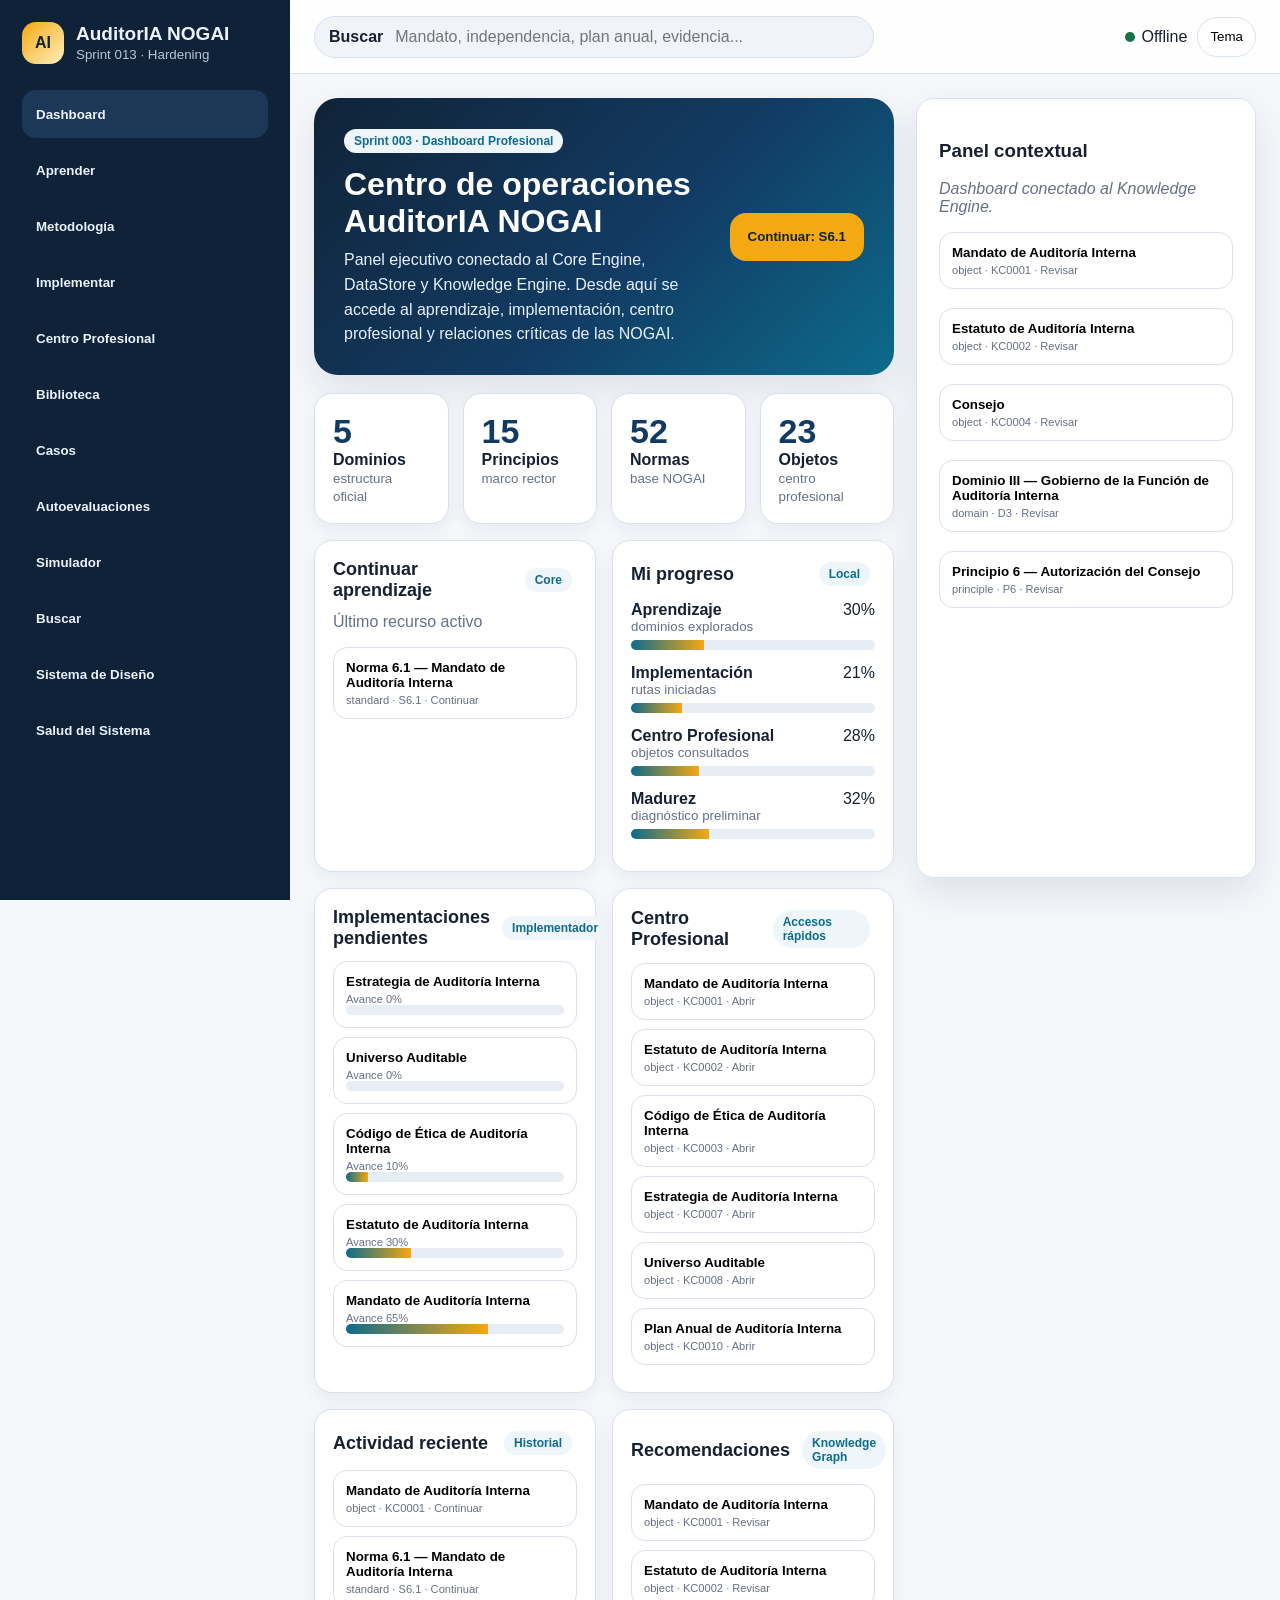
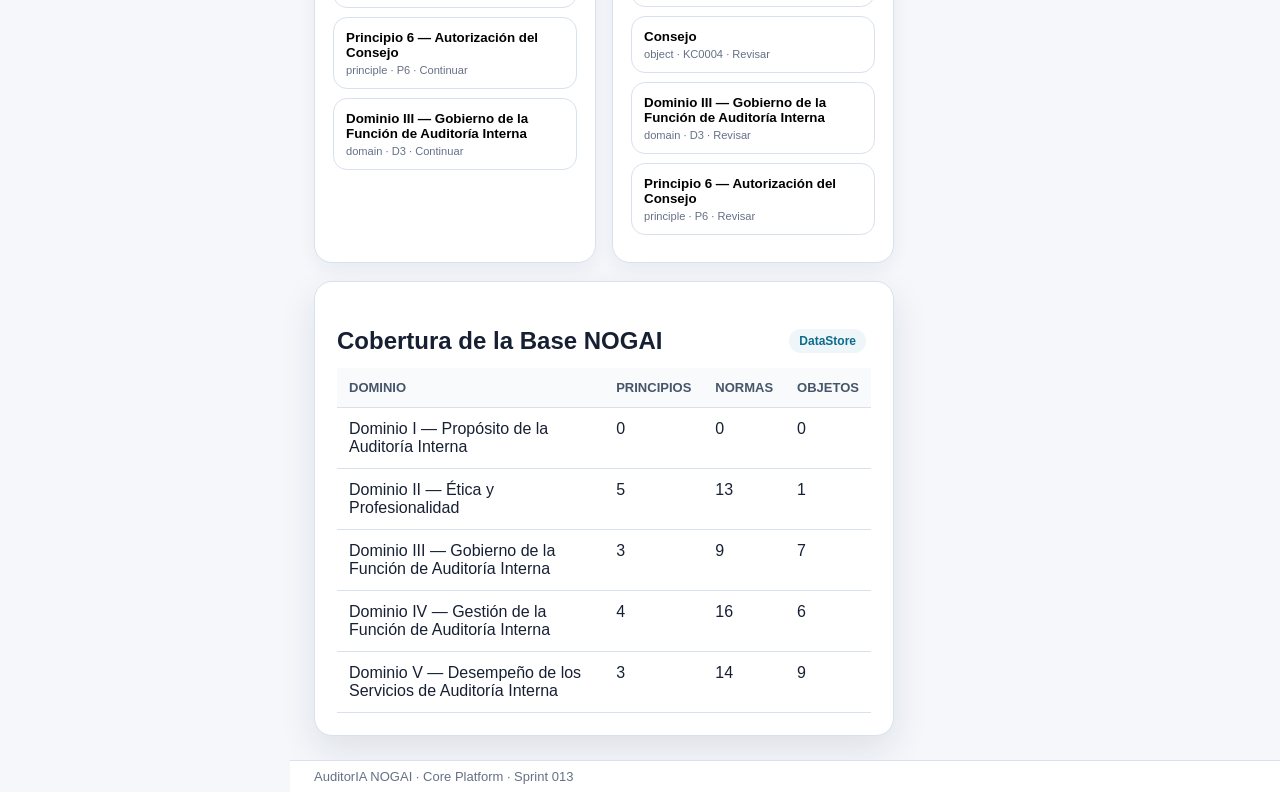
<file: index.html>
<!doctype html>
<html lang="es">
<head>
  <meta charset="utf-8">
  <meta name="viewport" content="width=device-width,initial-scale=1">
  <title>AuditorIA NOGAI</title>
  <link rel="stylesheet" href="assets/css/main.css">
</head>
<body>
  <div id="app"></div>
  <script type="module" src="core/app.js"></script>
</body>
</html>
</file>
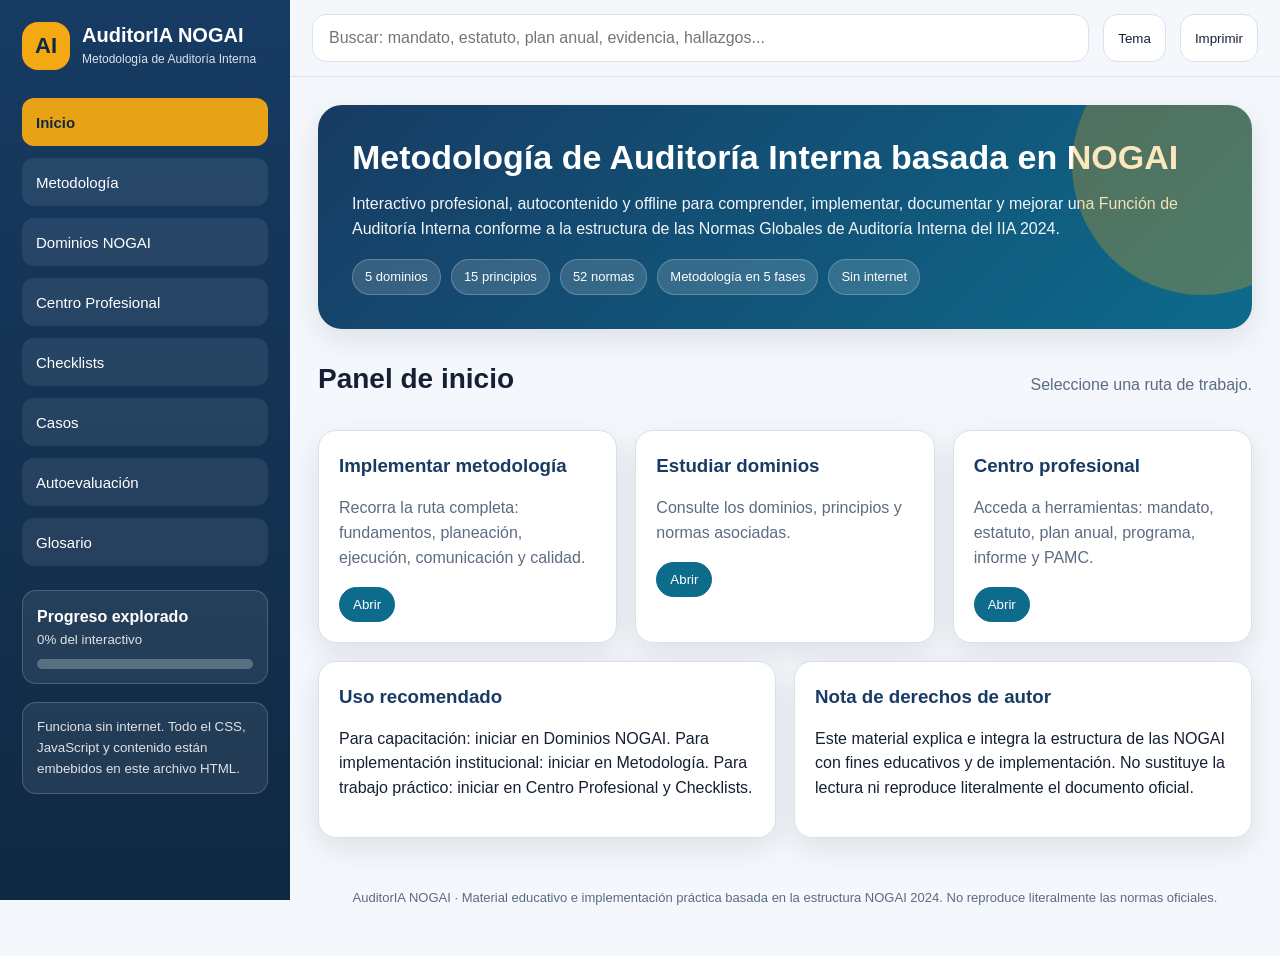
<file: auditoria_nogai_metodologia_interactivo.html>
<!DOCTYPE html>
<html lang="es">
<head>
<meta charset="UTF-8">
<meta name="viewport" content="width=device-width, initial-scale=1.0">
<title>AuditorIA NOGAI | Metodología de Auditoría Interna</title>
<style>
:root{
  --bg:#f4f7fb;--surface:#ffffff;--surface2:#eef3f9;--text:#162033;--muted:#5d6b82;
  --primary:#173b63;--primary2:#0d6b8c;--accent:#f4a811;--ok:#1a8a4a;--warn:#c77800;--bad:#b23b3b;
  --line:#d8e1ec;--shadow:0 10px 30px rgba(22,32,51,.10);--radius:18px;--radius2:12px;
}
[data-theme="dark"]{--bg:#0f1724;--surface:#162033;--surface2:#1d2a3d;--text:#f2f6fb;--muted:#b3c0d1;--primary:#8fc7ff;--primary2:#61d5ff;--accent:#f4a811;--line:#304258;--shadow:0 10px 30px rgba(0,0,0,.35)}
*{box-sizing:border-box}html{scroll-behavior:smooth}body{margin:0;font-family:Segoe UI,Roboto,Arial,sans-serif;background:var(--bg);color:var(--text);font-size:16px;line-height:1.55}.app{display:grid;grid-template-columns:290px 1fr;min-height:100vh}.sidebar{background:linear-gradient(180deg,var(--primary),#102942);color:white;padding:22px;position:sticky;top:0;height:100vh;overflow:auto}.brand{display:flex;gap:12px;align-items:center;margin-bottom:22px}.logo{width:48px;height:48px;border-radius:16px;background:var(--accent);color:#102942;display:grid;place-items:center;font-weight:800;font-size:22px}.brand h1{font-size:20px;line-height:1.1;margin:0}.brand p{font-size:12px;opacity:.85;margin:4px 0 0}.nav button{width:100%;min-height:48px;margin:6px 0;border:0;border-radius:12px;background:rgba(255,255,255,.08);color:white;text-align:left;padding:12px 14px;font-size:15px;cursor:pointer}.nav button.active,.nav button:hover{background:rgba(244,168,17,.95);color:#102942;font-weight:700}.sidebox{margin-top:18px;padding:14px;border:1px solid rgba(255,255,255,.18);border-radius:14px;background:rgba(255,255,255,.08)}.sidebox small{display:block;opacity:.85}.progressbar{height:10px;background:rgba(255,255,255,.25);border-radius:999px;overflow:hidden;margin-top:9px}.progressbar span{display:block;height:100%;background:var(--accent);width:0%}.main{min-width:0}.topbar{position:sticky;top:0;z-index:5;background:rgba(244,247,251,.88);backdrop-filter:blur(12px);border-bottom:1px solid var(--line);padding:14px 22px;display:flex;gap:14px;align-items:center}[data-theme="dark"] .topbar{background:rgba(15,23,36,.86)}.menuBtn{display:none}.search{flex:1;position:relative}.search input{width:100%;min-height:48px;border:1px solid var(--line);border-radius:14px;background:var(--surface);color:var(--text);padding:0 16px;font-size:16px}.themeBtn,.printBtn,.menuBtn{min-height:48px;border:1px solid var(--line);border-radius:14px;background:var(--surface);color:var(--text);padding:0 14px;cursor:pointer}.content{padding:28px;max-width:1280px;margin:0 auto}.hero{background:linear-gradient(135deg,var(--primary),var(--primary2));color:white;border-radius:24px;padding:34px;box-shadow:var(--shadow);position:relative;overflow:hidden}.hero:after{content:"";position:absolute;right:-80px;top:-70px;width:260px;height:260px;border-radius:50%;background:rgba(244,168,17,.28)}.hero h2{font-size:34px;line-height:1.08;margin:0 0 10px}.hero p{max-width:880px;opacity:.95}.hero .meta{display:flex;gap:10px;flex-wrap:wrap;margin-top:18px}.pill{display:inline-flex;gap:6px;align-items:center;border:1px solid var(--line);border-radius:999px;padding:7px 12px;background:var(--surface2);color:var(--text);font-size:13px}.hero .pill{background:rgba(255,255,255,.15);border-color:rgba(255,255,255,.22);color:white}.grid{display:grid;gap:18px}.grid.cols3{grid-template-columns:repeat(3,minmax(0,1fr))}.grid.cols2{grid-template-columns:repeat(2,minmax(0,1fr))}.card{background:var(--surface);border:1px solid var(--line);border-radius:var(--radius);padding:20px;box-shadow:var(--shadow)}.card h3{margin:0 0 8px;color:var(--primary)}.card h4{margin:0 0 8px}.muted{color:var(--muted)}.section{display:none}.section.active{display:block}.sectionTitle{display:flex;justify-content:space-between;align-items:flex-start;gap:16px;margin:28px 0 16px}.sectionTitle h2{margin:0;font-size:28px}.timeline{display:grid;gap:14px}.phase{display:grid;grid-template-columns:60px 1fr;gap:14px;align-items:start}.num{width:52px;height:52px;border-radius:16px;background:var(--primary2);color:white;display:grid;place-items:center;font-weight:800}.accordion{border:1px solid var(--line);border-radius:16px;overflow:hidden;background:var(--surface);margin-bottom:12px}.accHead{width:100%;border:0;background:var(--surface);color:var(--text);padding:17px 18px;display:flex;justify-content:space-between;align-items:center;text-align:left;font-weight:700;font-size:16px;cursor:pointer;min-height:56px}.accBody{display:none;border-top:1px solid var(--line);padding:18px}.accordion.open .accBody{display:block}.tabs{display:flex;gap:8px;flex-wrap:wrap;margin:14px 0}.tab{border:1px solid var(--line);background:var(--surface);color:var(--text);border-radius:999px;padding:9px 13px;cursor:pointer}.tab.active{background:var(--primary2);color:white;border-color:var(--primary2)}.tableWrap{overflow:auto;border-radius:14px;border:1px solid var(--line)}table{width:100%;border-collapse:collapse;background:var(--surface)}th,td{padding:12px;border-bottom:1px solid var(--line);text-align:left;vertical-align:top}th{background:var(--surface2);color:var(--primary)}.checklist label{display:flex;gap:10px;align-items:flex-start;padding:11px;border:1px solid var(--line);border-radius:12px;margin:8px 0;background:var(--surface)}.checklist input{margin-top:4px;transform:scale(1.15)}.resultBox{padding:14px;border-radius:14px;background:var(--surface2);border:1px solid var(--line);margin-top:12px}.quizItem{border:1px solid var(--line);border-radius:16px;padding:16px;background:var(--surface);margin-bottom:14px}.quizItem button{display:block;width:100%;text-align:left;min-height:46px;margin:7px 0;border:1px solid var(--line);border-radius:12px;background:var(--surface2);color:var(--text);padding:10px 12px;cursor:pointer}.quizItem button.correct{border-color:var(--ok);background:rgba(26,138,74,.12)}.quizItem button.wrong{border-color:var(--bad);background:rgba(178,59,59,.12)}.searchResults{display:none;position:absolute;top:54px;left:0;right:0;background:var(--surface);border:1px solid var(--line);border-radius:14px;box-shadow:var(--shadow);max-height:380px;overflow:auto;z-index:20}.searchResults a{display:block;padding:12px 14px;border-bottom:1px solid var(--line);color:var(--text);text-decoration:none}.searchResults a:hover{background:var(--surface2)}.badge{display:inline-block;padding:3px 8px;border-radius:999px;background:rgba(13,107,140,.12);color:var(--primary2);font-size:12px;font-weight:700;margin-right:5px}.footer{margin:30px 0 0;padding:20px;color:var(--muted);font-size:13px;text-align:center}.mobileOverlay{display:none}.empty{padding:28px;text-align:center;color:var(--muted)}
@media(max-width:980px){.app{grid-template-columns:1fr}.sidebar{position:fixed;z-index:30;left:-310px;transition:.25s;width:290px}.sidebar.open{left:0}.mobileOverlay.show{display:block;position:fixed;inset:0;background:rgba(0,0,0,.35);z-index:25}.menuBtn{display:inline-block}.topbar{padding:10px}.content{padding:16px}.grid.cols3,.grid.cols2{grid-template-columns:1fr}.hero h2{font-size:27px}.phase{grid-template-columns:1fr}.num{width:44px;height:44px}.sectionTitle{display:block}}
@media print{.sidebar,.topbar,.footer,.noPrint{display:none!important}.app{display:block}.content{padding:0;max-width:none}.section{display:block!important;page-break-after:auto}.card,.hero,.accordion{box-shadow:none;border-color:#bbb}.accBody{display:block!important}.hero{color:#111;background:#fff;border:1px solid #bbb}}
</style>
</head>
<body>
<div class="mobileOverlay" id="overlay" onclick="toggleMenu(false)"></div>
<div class="app" id="app">
  <aside class="sidebar" id="sidebar">
    <div class="brand"><div class="logo">AI</div><div><h1>AuditorIA NOGAI</h1><p>Metodología de Auditoría Interna</p></div></div>
    <nav class="nav" id="nav"></nav>
    <div class="sidebox"><strong>Progreso explorado</strong><small id="progressTxt">0% del interactivo</small><div class="progressbar"><span id="globalProgress"></span></div></div>
    <div class="sidebox"><small>Funciona sin internet. Todo el CSS, JavaScript y contenido están embebidos en este archivo HTML.</small></div>
  </aside>
  <main class="main">
    <div class="topbar">
      <button class="menuBtn" onclick="toggleMenu(true)">☰</button>
      <div class="search"><input id="searchInput" placeholder="Buscar: mandato, estatuto, plan anual, evidencia, hallazgos..." autocomplete="off"><div class="searchResults" id="searchResults"></div></div>
      <button class="themeBtn" onclick="toggleTheme()">Tema</button>
      <button class="printBtn" onclick="window.print()">Imprimir</button>
    </div>
    <div class="content">
      <section id="inicio" class="section active"></section>
      <section id="metodologia" class="section"></section>
      <section id="dominios" class="section"></section>
      <section id="herramientas" class="section"></section>
      <section id="checklists" class="section"></section>
      <section id="casos" class="section"></section>
      <section id="evaluacion" class="section"></section>
      <section id="glosario" class="section"></section>
      <div class="footer">AuditorIA NOGAI · Material educativo e implementación práctica basada en la estructura NOGAI 2024. No reproduce literalmente las normas oficiales.</div>
    </div>
  </main>
</div>
<script>
const APP={
nav:[['inicio','Inicio'],['metodologia','Metodología'],['dominios','Dominios NOGAI'],['herramientas','Centro Profesional'],['checklists','Checklists'],['casos','Casos'],['evaluacion','Autoevaluación'],['glosario','Glosario']],
domains:[
{id:'D1',t:'Dominio I · Propósito de la Auditoría Interna',p:'Define por qué existe la auditoría interna: crear, proteger y sostener valor mediante aseguramiento, asesoramiento, prospectiva y previsión independiente, objetiva y basada en riesgos.',principles:[]},
{id:'D2',t:'Dominio II · Ética y Profesionalidad',p:'Establece el comportamiento esperado de los auditores internos: integridad, objetividad, competencia, debido cuidado profesional y confidencialidad.',principles:[['P1','Demostrar integridad','1.1 Honestidad y valentía profesional; 1.2 Expectativas éticas de la organización; 1.3 Comportamiento legal y ético'],['P2','Mantener la objetividad','2.1 Objetividad individual; 2.2 Salvaguardar la objetividad; 2.3 Declarar impedimentos'],['P3','Demostrar competencia','3.1 Competencia; 3.2 Desarrollo profesional continuo'],['P4','Ejercer debido cuidado profesional','4.1 Conformidad; 4.2 Debido cuidado; 4.3 Escepticismo profesional'],['P5','Mantener confidencialidad','5.1 Uso de información; 5.2 Protección de información']]},
{id:'D3',t:'Dominio III · Gobierno de la Función de Auditoría Interna',p:'Regula la autorización, independencia, apoyo y supervisión de la función por parte del Consejo y la Alta Dirección.',principles:[['P6','Autorización del Consejo','6.1 Mandato; 6.2 Estatuto; 6.3 Apoyo del Consejo y Alta Dirección'],['P7','Posicionarse de manera independiente','7.1 Independencia organizacional; 7.2 Cualificaciones del Director de Auditoría Interna'],['P8','Supervisión del Consejo','8.1 Interacción; 8.2 Recursos; 8.3 Calidad; 8.4 Evaluación externa de calidad']]},
{id:'D4',t:'Dominio IV · Gestión de la Función de Auditoría Interna',p:'Orienta la administración profesional de la función: estrategia, metodologías, plan basado en riesgos, recursos, comunicación y calidad.',principles:[['P9','Planificar estratégicamente','9.1 Gobierno, riesgos y control; 9.2 Estrategia; 9.3 Metodologías; 9.4 Plan de Auditoría Interna; 9.5 Coordinación y confianza'],['P10','Gestionar los recursos','10.1 Recursos financieros; 10.2 Recursos humanos; 10.3 Recursos tecnológicos'],['P11','Comunicar de manera eficaz','11.1 Relaciones; 11.2 Comunicación eficaz; 11.3 Resultados; 11.4 Errores y omisiones; 11.5 Aceptación de riesgos'],['P12','Mejorar la calidad','12.1 Evaluación interna; 12.2 Medición del desempeño; 12.3 Supervisión y mejora del desempeño']]},
{id:'D5',t:'Dominio V · Desempeño de los Servicios de Auditoría Interna',p:'Describe cómo planificar, ejecutar, documentar, comunicar y dar seguimiento a los trabajos de auditoría interna.',principles:[['P13','Planificar eficazmente los trabajos','13.1 Comunicación; 13.2 Evaluación de riesgos; 13.3 Objetivos y alcance; 13.4 Criterios; 13.5 Recursos; 13.6 Programa de trabajo'],['P14','Ejecución de los trabajos','14.1 Información; 14.2 Hallazgos potenciales; 14.3 Evaluación de hallazgos; 14.4 Recomendaciones; 14.5 Conclusiones; 14.6 Documentación'],['P15','Comunicar conclusiones y monitorear planes de acción','15.1 Comunicación final; 15.2 Confirmar implementación de recomendaciones o planes de acción']]}],
phases:[
{n:1,t:'Lineamientos y fundamentos',d:'Alinear propósito, ética, independencia, mandato y estatuto. Esta fase establece el marco de autoridad, responsabilidades y conducta profesional.',out:['Mandato aprobado','Estatuto de Auditoría Interna','Código de Ética','Mapa de roles Consejo–Alta Dirección–DAI','Declaración de independencia y objetividad'],std:'Dominios I, II y III; especialmente Principios 1 a 8.'},
{n:2,t:'Planeación estratégica y anual',d:'Comprender la organización, su gobierno, riesgos, controles, partes interesadas y capacidad de auditoría para construir una estrategia y un plan basado en riesgos.',out:['Entendimiento del negocio','Universo auditable','Evaluación de riesgos','Estrategia de Auditoría Interna','Plan Anual basado en riesgos','Plan de recursos'],std:'Dominio IV; Principios 9 y 10.'},
{n:3,t:'Ejecución y documentación',d:'Planificar y ejecutar trabajos con objetivos, alcance, criterios, programa, evidencias suficientes y papeles de trabajo trazables.',out:['Plan del trabajo','Programa de auditoría','Matriz de riesgos y controles','Papeles de trabajo','Hallazgos evaluados','Conclusión del trabajo'],std:'Dominio V; Principios 13 y 14.'},
{n:4,t:'Comunicación y seguimiento',d:'Comunicar resultados útiles, oportunos y equilibrados; acordar planes de acción y confirmar su implementación.',out:['Informe final','Presentación ejecutiva','Matriz de seguimiento','Planes de acción','Validación de cierre','Comunicación al Consejo'],std:'Principios 11 y 15.'},
{n:5,t:'Aseguramiento y mejora de la calidad',d:'Evaluar la conformidad, desempeño y mejora continua de la función mediante supervisión, evaluaciones internas y externas.',out:['PAMC/QAIP','Indicadores de desempeño','Evaluación interna','Plan de mejora','Evaluación externa','Reporte de calidad al Consejo'],std:'Normas 8.3, 8.4, 12.1, 12.2 y 12.3.'}
],
tools:[
{t:'Mandato de Auditoría Interna',std:'6.1',obj:'Autorizar formalmente la función, su propósito, autoridad, responsabilidad y acceso.',parts:['Propósito','Autoridad','Responsabilidad','Servicios de aseguramiento y asesoramiento','Acceso a información','Relación con Consejo y Alta Dirección','Protección de independencia'],err:['Confundirlo con el estatuto','No aprobarlo por el Consejo','No definir acceso irrestricto','No revisarlo ante cambios de gobierno']},
{t:'Estatuto de Auditoría Interna',std:'6.2',obj:'Documentar mandato, posición organizacional, alcance, responsabilidades, independencia y autoridad operativa.',parts:['Misión/propósito','Mandato','Independencia organizacional','Línea funcional al Consejo','Alcance','Responsabilidades del DAI','Calidad y conformidad'],err:['Documento genérico','No alinearlo al mandato','No actualizarlo','No comunicarlo a partes interesadas']},
{t:'Código de Ética de Auditoría Interna',std:'Dominio II',obj:'Traducir los principios éticos en conductas observables para la función.',parts:['Integridad','Objetividad','Competencia','Debido cuidado','Confidencialidad','Conflictos de interés','Declaraciones periódicas'],err:['Copiar valores sin controles','No exigir declaraciones','No tratar impedimentos','No formar al equipo']},
{t:'Universo Auditable',std:'9.1 / 9.4',obj:'Identificar procesos, unidades, sistemas, proyectos y riesgos susceptibles de auditoría.',parts:['Macroprocesos','Procesos','Riesgos inherentes','Controles clave','Dueños de proceso','Frecuencia sugerida','Priorización'],err:['Listar áreas sin riesgos','No actualizarlo','Ignorar tecnología o proyectos','No validar con Alta Dirección']},
{t:'Plan Anual de Auditoría Interna',std:'9.4',obj:'Definir trabajos priorizados basados en riesgos, recursos disponibles y mandato aprobado.',parts:['Objetivos','Criterios de priorización','Trabajos planificados','Horas','Recursos','Justificación de exclusiones','Aprobación del Consejo'],err:['Plan por costumbre','No vincularlo a riesgos','Sobrecargar recursos','No comunicar limitaciones']},
{t:'Programa de Trabajo',std:'13.6',obj:'Convertir objetivos, alcance y riesgos del trabajo en procedimientos ejecutables.',parts:['Objetivos','Alcance','Criterios','Riesgos','Procedimientos','Responsables','Fechas','Referencias de papeles'],err:['Procedimientos genéricos','No cubrir riesgos clave','No definir evidencia esperada','No revisar por supervisión']},
{t:'Papeles de Trabajo',std:'14.6',obj:'Documentar evidencia, análisis, juicio profesional y soporte de conclusiones.',parts:['Referencia','Objetivo','Procedimiento','Fuente','Evidencia','Análisis','Conclusión','Revisión'],err:['Papeles sin conclusión','Evidencia insuficiente','No cruzar referencias','No documentar juicio profesional']},
{t:'Informe Final',std:'15.1',obj:'Comunicar resultados, conclusiones, recomendaciones y planes de acción con claridad y utilidad.',parts:['Objetivo y alcance','Conclusión','Hallazgos','Causa','Efecto','Riesgo','Recomendaciones','Respuesta de la administración','Plan de acción'],err:['Informes extensos sin conclusión','Hallazgos sin causa raíz','Recomendaciones vagas','No acordar responsables y fechas']},
{t:'PAMC / Programa de Aseguramiento y Mejora de la Calidad',std:'8.3 / 12.1',obj:'Evaluar conformidad, desempeño y mejora continua de la función.',parts:['Supervisión continua','Evaluaciones internas','Medición del desempeño','Plan de mejoras','Comunicación al Consejo','Evaluación externa'],err:['Tratarlo como trámite','No medir desempeño','No reportar deficiencias','No dar seguimiento al plan de mejora']}
],
questions:[
{q:'¿Cuál es la función principal del Mandato de Auditoría Interna?',a:1,opts:['Definir el cronograma anual de trabajos','Autorizar propósito, autoridad y responsabilidad de la función','Describir todos los procedimientos de auditoría','Sustituir el informe final'],fb:'El mandato es la autorización formal de la función; el plan anual y los programas son documentos posteriores.'},
{q:'¿Qué documento convierte el mandato en reglas operativas de la función?',a:2,opts:['Matriz de hallazgos','Plan de acción','Estatuto de Auditoría Interna','Carta de recomendaciones'],fb:'El estatuto documenta posición, autoridad, responsabilidades, independencia y alcance operativo.'},
{q:'¿Cuál es la base adecuada para construir el Plan Anual?',a:0,opts:['Evaluación de riesgos y prioridades de aseguramiento','Orden alfabético de áreas','Repetición del plan del año anterior','Solicitudes informales únicamente'],fb:'El plan debe estar basado en riesgos, mandato, recursos y necesidades de gobierno.'},
{q:'En un hallazgo, la causa raíz permite:',a:3,opts:['Eliminar la evidencia','Aumentar la extensión del informe','Evitar planes de acción','Explicar por qué ocurrió la condición observada'],fb:'La causa raíz conecta condición, criterio y efecto con una recomendación útil.'},
{q:'El PAMC busca principalmente:',a:0,opts:['Evaluar conformidad, desempeño y mejora continua','Reemplazar la supervisión del Consejo','Reducir la documentación de auditoría','Evitar evaluaciones externas'],fb:'El programa de calidad cubre la función completa y promueve conformidad y mejora.'}
],
glossary:[['Aseguramiento','Declaración destinada a aumentar confianza sobre gobierno, riesgos y controles frente a criterios establecidos.'],['Consejo','Órgano de gobierno con autoridad para supervisar y autorizar la función de auditoría interna.'],['DAI','Director de Auditoría Interna; responsable de gestionar la función y rendir cuentas por su conformidad y desempeño.'],['Evidencia','Información suficiente, fiable y relevante que respalda análisis, hallazgos y conclusiones.'],['Hallazgo','Resultado de comparar criterio, condición, causa y efecto sobre una actividad bajo revisión.'],['Independencia','Posicionamiento de la función que permite cumplir responsabilidades sin interferencia indebida.'],['Objetividad','Actitud mental imparcial que permite emitir juicios profesionales sin sesgos.'],['PAMC','Programa de Aseguramiento y Mejora de la Calidad de la función de auditoría interna.']]
};
const $=id=>document.getElementById(id);
function init(){renderNav();renderInicio();renderMetodologia();renderDominios();renderTools();renderChecklists();renderCasos();renderQuiz();renderGlossary();bindSearch();updateProgress();}
function renderNav(){const nav=$('nav');nav.innerHTML=APP.nav.map(([id,t])=>`<button data-target="${id}" onclick="showSection('${id}')">${t}</button>`).join('');nav.querySelector('[data-target="inicio"]').classList.add('active')}
function showSection(id){document.querySelectorAll('.section').forEach(s=>s.classList.remove('active'));$(id).classList.add('active');document.querySelectorAll('.nav button').forEach(b=>b.classList.toggle('active',b.dataset.target===id));markVisited(id);toggleMenu(false);window.scrollTo(0,0)}
function markVisited(id){let v=JSON.parse(localStorage.getItem('nogaiVisited')||'[]');if(!v.includes(id)){v.push(id);localStorage.setItem('nogaiVisited',JSON.stringify(v));}updateProgress()}
function updateProgress(){let v=JSON.parse(localStorage.getItem('nogaiVisited')||'[]');let pct=Math.round((v.length/APP.nav.length)*100);$('globalProgress').style.width=pct+'%';$('progressTxt').textContent=pct+'% del interactivo'}
function toggleMenu(open){$('sidebar').classList.toggle('open',open);$('overlay').classList.toggle('show',open)}
function toggleTheme(){let el=document.documentElement;el.dataset.theme=el.dataset.theme==='dark'?'light':'dark';localStorage.setItem('nogaiTheme',el.dataset.theme)}
if(localStorage.getItem('nogaiTheme'))document.documentElement.dataset.theme=localStorage.getItem('nogaiTheme');
function acc(title,body,open=false){return `<div class="accordion ${open?'open':''}"><button class="accHead" onclick="this.parentElement.classList.toggle('open')"><span>${title}</span><span>＋</span></button><div class="accBody">${body}</div></div>`}
function renderInicio(){$('inicio').innerHTML=`<div class="hero"><h2>Metodología de Auditoría Interna basada en NOGAI</h2><p>Interactivo profesional, autocontenido y offline para comprender, implementar, documentar y mejorar una Función de Auditoría Interna conforme a la estructura de las Normas Globales de Auditoría Interna del IIA 2024.</p><div class="meta"><span class="pill">5 dominios</span><span class="pill">15 principios</span><span class="pill">52 normas</span><span class="pill">Metodología en 5 fases</span><span class="pill">Sin internet</span></div></div><div class="sectionTitle"><h2>Panel de inicio</h2><p class="muted">Seleccione una ruta de trabajo.</p></div><div class="grid cols3">${[['metodologia','Implementar metodología','Recorra la ruta completa: fundamentos, planeación, ejecución, comunicación y calidad.'],['dominios','Estudiar dominios','Consulte los dominios, principios y normas asociadas.'],['herramientas','Centro profesional','Acceda a herramientas: mandato, estatuto, plan anual, programa, informe y PAMC.']].map(x=>`<div class="card"><h3>${x[1]}</h3><p class="muted">${x[2]}</p><button class="tab active" onclick="showSection('${x[0]}')">Abrir</button></div>`).join('')}</div><div class="grid cols2" style="margin-top:18px"><div class="card"><h3>Uso recomendado</h3><p>Para capacitación: iniciar en Dominios NOGAI. Para implementación institucional: iniciar en Metodología. Para trabajo práctico: iniciar en Centro Profesional y Checklists.</p></div><div class="card"><h3>Nota de derechos de autor</h3><p>Este material explica e integra la estructura de las NOGAI con fines educativos y de implementación. No sustituye la lectura ni reproduce literalmente el documento oficial.</p></div></div>`}
function renderMetodologia(){$('metodologia').innerHTML=`<div class="sectionTitle"><h2>Metodología en cinco fases</h2><p class="muted">Ruta práctica desde el gobierno de la función hasta la mejora continua.</p></div><div class="timeline">${APP.phases.map(p=>`<div class="phase"><div class="num">${p.n}</div><div class="card"><h3>${p.t}</h3><p>${p.d}</p><p><span class="badge">Base NOGAI</span>${p.std}</p><h4>Entregables esperados</h4><ul>${p.out.map(o=>`<li>${o}</li>`).join('')}</ul></div></div>`).join('')}</div>`}
function renderDominios(){$('dominios').innerHTML=`<div class="sectionTitle"><h2>Dominios, principios y normas</h2><p class="muted">Mapa base de conocimiento.</p></div>${APP.domains.map((d,i)=>acc(d.t,`<p>${d.p}</p>${d.principles.length?`<div class="tableWrap"><table><thead><tr><th>Principio</th><th>Nombre</th><th>Normas asociadas</th></tr></thead><tbody>${d.principles.map(p=>`<tr><td>${p[0]}</td><td><strong>${p[1]}</strong></td><td>${p[2]}</td></tr>`).join('')}</tbody></table></div>`:`<p><strong>Propósito general:</strong> sirve como orientación superior para todos los demás dominios.</p>`}`,i<2)).join('')}`}
function renderTools(){$('herramientas').innerHTML=`<div class="sectionTitle"><h2>Centro Profesional</h2><p class="muted">Herramientas convertidas en objetos de trabajo.</p></div><div class="grid cols2">${APP.tools.map(t=>`<div class="card"><h3>${t.t}</h3><p><span class="badge">Norma ${t.std}</span></p><p>${t.obj}</p><h4>Componentes</h4><ul>${t.parts.map(x=>`<li>${x}</li>`).join('')}</ul><h4>Errores frecuentes</h4><ul>${t.err.map(x=>`<li>${x}</li>`).join('')}</ul></div>`).join('')}</div>`}
function renderChecklists(){const items=['El Consejo aprobó el mandato de Auditoría Interna.','Existe estatuto formal y actualizado.','La función tiene línea funcional directa al Consejo o Comité.','El plan anual está basado en riesgos.','El universo auditable está actualizado.','Los programas de trabajo documentan objetivos, alcance, criterios y procedimientos.','Los papeles de trabajo respaldan hallazgos y conclusiones.','Los informes incluyen causa, efecto, riesgo, recomendación y plan de acción.','Existe seguimiento formal de recomendaciones.','Existe PAMC con evaluación interna y comunicación al Consejo.'];$('checklists').innerHTML=`<div class="sectionTitle"><h2>Checklist maestro de implementación</h2><p class="muted">Marque avances. Se guardan localmente en este navegador.</p></div><div class="card checklist" id="ck">${items.map((x,i)=>`<label><input type="checkbox" data-ck="${i}"> ${x}</label>`).join('')}<div class="resultBox"><strong id="ckResult">0 de ${items.length} completados</strong><div class="progressbar" style="background:var(--line)"><span id="ckBar"></span></div></div></div>`;setTimeout(bindChecks,0)}
function bindChecks(){document.querySelectorAll('[data-ck]').forEach(c=>{c.checked=localStorage.getItem('ck'+c.dataset.ck)==='1';c.onchange=()=>{localStorage.setItem('ck'+c.dataset.ck,c.checked?'1':'0');updateCk()}});updateCk()}
function updateCk(){let all=[...document.querySelectorAll('[data-ck]')];let done=all.filter(x=>x.checked).length;$('ckResult').textContent=`${done} de ${all.length} completados`;$('ckBar').style.width=Math.round(done/all.length*100)+'%'}
function renderCasos(){$('casos').innerHTML=`<div class="sectionTitle"><h2>Casos prácticos</h2><p class="muted">Escenarios originales para discusión y aplicación.</p></div>${acc('Caso 1 · Mandato débil y baja independencia',`<p><strong>Contexto:</strong> La función de Auditoría Interna depende administrativamente de Finanzas y no tiene mandato aprobado por el Consejo.</p><p><strong>Riesgo:</strong> limitación de alcance, presión sobre hallazgos, falta de acceso a información crítica y baja credibilidad ante el Comité.</p><p><strong>Solución:</strong> elevar al Consejo una propuesta de mandato, actualizar estatuto, definir línea funcional, acceso irrestricto y mecanismo de comunicación periódica.</p><p><strong>Lección:</strong> la independencia no se declara; se diseña mediante gobierno, autoridad, acceso y supervisión.</p>`,true)}${acc('Caso 2 · Plan anual repetitivo',`<p><strong>Contexto:</strong> El equipo repite cada año las mismas auditorías sin universo auditable ni evaluación de riesgos.</p><p><strong>Riesgo:</strong> cobertura inadecuada, omisión de riesgos emergentes y uso ineficiente de recursos.</p><p><strong>Solución:</strong> actualizar universo auditable, entrevistar partes interesadas, priorizar riesgos y justificar exclusiones por limitación de recursos.</p><p><strong>Lección:</strong> un plan anual no es una agenda; es una decisión de aseguramiento basada en riesgos.</p>`)}${acc('Caso 3 · Hallazgos sin causa raíz',`<p><strong>Contexto:</strong> Los informes describen incumplimientos, pero no explican causas ni efecto en objetivos.</p><p><strong>Riesgo:</strong> recomendaciones superficiales y reincidencia.</p><p><strong>Solución:</strong> exigir que cada hallazgo documente criterio, condición, causa, efecto, riesgo y recomendación alineada al problema real.</p><p><strong>Lección:</strong> la calidad del informe depende de la calidad del análisis, no de la extensión del documento.</p>`)}`}
function renderQuiz(){$('evaluacion').innerHTML=`<div class="sectionTitle"><h2>Autoevaluación</h2><p class="muted">Preguntas originales con retroalimentación.</p></div><div id="quiz">${APP.questions.map((q,i)=>`<div class="quizItem"><h3>${i+1}. ${q.q}</h3>${q.opts.map((o,j)=>`<button onclick="answer(${i},${j},this)">${o}</button>`).join('')}<div class="resultBox" id="fb${i}" style="display:none"></div></div>`).join('')}</div><div class="card"><h3>Resultado</h3><p id="quizScore">Responda las preguntas para ver su resultado.</p></div>`}
let answered={};function answer(i,j,btn){let q=APP.questions[i];btn.parentElement.querySelectorAll('button').forEach((b,k)=>{b.disabled=true;if(k===q.a)b.classList.add('correct');if(k===j&&j!==q.a)b.classList.add('wrong')});$('fb'+i).style.display='block';$('fb'+i).innerHTML=(j===q.a?'<strong>Correcto.</strong> ':'<strong>Incorrecto.</strong> ')+q.fb;answered[i]=j===q.a;let total=APP.questions.length,ok=Object.values(answered).filter(Boolean).length;$('quizScore').textContent=`${ok} correctas de ${Object.keys(answered).length} respondidas (${Math.round(ok/total*100)}% del total).`}
function renderGlossary(){$('glosario').innerHTML=`<div class="sectionTitle"><h2>Glosario operativo</h2><p class="muted">Conceptos clave para uso metodológico.</p></div><div class="grid cols2">${APP.glossary.map(g=>`<div class="card"><h3>${g[0]}</h3><p>${g[1]}</p></div>`).join('')}</div>`}
function bindSearch(){const input=$('searchInput'),box=$('searchResults');const corpus=[];APP.nav.forEach(n=>corpus.push({t:n[1],s:n[0],d:'Sección principal'}));APP.domains.forEach(d=>{corpus.push({t:d.t,s:'dominios',d:d.p});d.principles.forEach(p=>corpus.push({t:p[1],s:'dominios',d:p[2]}))});APP.tools.forEach(t=>corpus.push({t:t.t,s:'herramientas',d:t.obj+' '+t.parts.join(' ')}));APP.phases.forEach(p=>corpus.push({t:p.t,s:'metodologia',d:p.d+' '+p.out.join(' ')}));APP.glossary.forEach(g=>corpus.push({t:g[0],s:'glosario',d:g[1]}));input.addEventListener('input',()=>{let q=input.value.trim().toLowerCase();if(!q){box.style.display='none';return}let res=corpus.filter(x=>(x.t+' '+x.d).toLowerCase().includes(q)).slice(0,12);box.innerHTML=res.length?res.map(r=>`<a href="#" onclick="showSection('${r.s}');$('searchResults').style.display='none';$('searchInput').value='';return false"><strong>${r.t}</strong><br><small>${r.d.substring(0,130)}...</small></a>`).join(''):'<div class="empty">Sin resultados</div>';box.style.display='block'});document.addEventListener('click',e=>{if(!e.target.closest('.search'))box.style.display='none'})}
init();
</script>
</body>
</html>
</file>
<file: assets/css/main.css>
:root{--bg:#f5f7fb;--surface:#fff;--ink:#172033;--muted:#667085;--line:#d9e1ec;--brand:#123b63;--brand2:#0d6b8c;--gold:#f4a811;--ok:#177245;--warn:#b45f06;--danger:#a83232;--radius:18px;--shadow:0 14px 36px rgba(17,32,51,.10)}*{box-sizing:border-box}body{margin:0;font-family:Inter,Segoe UI,Roboto,Arial,sans-serif;background:var(--bg);color:var(--ink);font-size:16px}.app{min-height:100vh;display:grid;grid-template-columns:290px 1fr}.sidebar{background:#0f2238;color:#eaf2fb;padding:22px;position:sticky;top:0;height:100vh;overflow:auto}.brand{display:flex;gap:12px;align-items:center;margin-bottom:26px}.logo{width:42px;height:42px;border-radius:14px;background:linear-gradient(135deg,var(--gold),#fff0bd);display:grid;place-items:center;color:#102337;font-weight:900}.brand h1{font-size:19px;margin:0}.brand small{color:#b9c7d6}.nav{display:grid;gap:8px}.nav button{width:100%;min-height:48px;border:0;border-radius:14px;background:transparent;color:#eaf2fb;text-align:left;padding:12px 14px;font-weight:700;cursor:pointer}.nav button:hover,.nav button.active{background:#1d3857}.main{display:grid;grid-template-rows:auto 1fr}.topbar{min-height:74px;background:rgba(255,255,255,.88);backdrop-filter:blur(10px);border-bottom:1px solid var(--line);display:flex;align-items:center;justify-content:space-between;padding:14px 24px;position:sticky;top:0;z-index:2}.search{display:flex;align-items:center;gap:10px;max-width:560px;width:100%;background:#f0f4f9;border:1px solid var(--line);border-radius:999px;padding:10px 14px}.search input{border:0;background:transparent;outline:0;width:100%;font-size:16px}.content{padding:24px;display:grid;grid-template-columns:minmax(0,1fr)340px;gap:22px}.panel{background:var(--surface);border:1px solid var(--line);border-radius:var(--radius);box-shadow:var(--shadow);padding:22px}.hero{background:linear-gradient(135deg,#102337,#0d6b8c);color:#fff;border-radius:24px;padding:30px;box-shadow:var(--shadow)}.hero h2{font-size:34px;margin:0 0 8px}.hero p{max-width:880px;line-height:1.55;color:#e6f2fb}.grid{display:grid;grid-template-columns:repeat(3,minmax(0,1fr));gap:16px;margin-top:18px}.card{background:#fff;border:1px solid var(--line);border-radius:18px;padding:18px;box-shadow:0 6px 18px rgba(17,32,51,.06);cursor:pointer}.card:hover{transform:translateY(-2px);box-shadow:var(--shadow)}.card h3{margin:0 0 8px;font-size:18px}.card p{color:var(--muted);line-height:1.45}.badge{display:inline-flex;align-items:center;border-radius:999px;padding:5px 10px;font-size:12px;font-weight:800;background:#eef6fa;color:#0d6b8c;margin:3px 5px 3px 0}.section-title{display:flex;justify-content:space-between;align-items:center;margin:22px 0 12px}.section-title h2{margin:0}.kv{display:grid;grid-template-columns:160px 1fr;gap:8px;border-top:1px solid var(--line);padding-top:14px}.list{display:grid;gap:10px}.list button{border:1px solid var(--line);background:#fff;border-radius:14px;padding:12px;text-align:left;cursor:pointer}.list button:hover{border-color:#0d6b8c}.context{position:sticky;top:98px;height:calc(100vh - 120px);overflow:auto}.progress{height:10px;background:#e6edf5;border-radius:999px;overflow:hidden}.progress span{display:block;height:100%;background:linear-gradient(90deg,var(--brand2),var(--gold))}.empty{color:var(--muted);font-style:italic}.mobile-toggle{display:none}@media(max-width:1020px){.app{grid-template-columns:1fr}.sidebar{position:fixed;z-index:5;inset:0 auto 0 0;width:300px;transform:translateX(-105%);transition:.25s}.sidebar.open{transform:translateX(0)}.mobile-toggle{display:inline-flex}.content{grid-template-columns:1fr}.context{position:static;height:auto}.grid{grid-template-columns:1fr 1fr}}@media(max-width:700px){.topbar{padding:12px}.content{padding:14px}.grid{grid-template-columns:1fr}.hero h2{font-size:26px}.kv{grid-template-columns:1fr}.search{max-width:none}}@media print{.sidebar,.topbar,.context{display:none}.app,.content{display:block}.panel,.hero,.card{box-shadow:none}}
.lead{font-size:18px;line-height:1.6;color:#334155}.tag-row{margin:12px 0 16px}.breadcrumbs{display:flex;flex-wrap:wrap;align-items:center;gap:8px;margin-bottom:12px;color:var(--muted)}.breadcrumbs button{border:0;background:#eef6fa;color:#0d6b8c;border-radius:999px;padding:6px 10px;font-weight:700}.knowledge-viewer h3{margin-top:22px;border-top:1px solid var(--line);padding-top:16px}.knowledge-viewer ul{line-height:1.7}.mini-grid{display:grid;grid-template-columns:repeat(2,minmax(0,1fr));gap:10px}.mini-grid button{border:1px solid var(--line);background:#fff;border-radius:14px;padding:12px;text-align:left;cursor:pointer}.mini-grid button:hover{border-color:var(--brand2)}.mini-grid strong{display:block}.mini-grid small{color:var(--muted)}.table-wrap{overflow:auto}table{width:100%;border-collapse:collapse}th,td{border-bottom:1px solid var(--line);padding:12px;text-align:left;vertical-align:top}th{font-size:13px;text-transform:uppercase;color:#475569;background:#f8fafc}.metrics .card{cursor:default}.metrics .card:hover{transform:none}
/* Sprint 003 — Dashboard Profesional */
.dashboard-hero{display:flex;align-items:center;justify-content:space-between;gap:20px;background:linear-gradient(135deg,#102337,#123b63 55%,#0d6b8c);color:#fff;border-radius:24px;padding:28px 30px;box-shadow:var(--shadow);margin-bottom:18px}.dashboard-hero h2{font-size:32px;margin:10px 0 8px}.dashboard-hero p{max-width:820px;color:#e7f2fb;line-height:1.55;margin:0}.primary-action{min-height:48px;border:0;border-radius:16px;background:var(--gold);color:#102337;font-weight:900;padding:12px 18px;cursor:pointer;white-space:nowrap}.dash-metrics{display:grid;grid-template-columns:repeat(4,minmax(0,1fr));gap:14px;margin:16px 0}.dash-metric{background:#fff;border:1px solid var(--line);border-radius:18px;padding:18px;box-shadow:0 6px 18px rgba(17,32,51,.06)}.dash-metric strong{display:block;font-size:34px;color:var(--brand)}.dash-metric span{display:block;font-weight:900}.dash-metric small{color:var(--muted)}.dashboard-grid{display:grid;grid-template-columns:repeat(2,minmax(0,1fr));gap:16px}.dash-widget{background:#fff;border:1px solid var(--line);border-radius:18px;padding:18px;box-shadow:0 6px 18px rgba(17,32,51,.06)}.widget-head{display:flex;align-items:center;justify-content:space-between;gap:12px;margin-bottom:12px}.widget-head h3{margin:0;font-size:18px}.lead-sm{color:var(--muted);margin-top:0}.progress-line{display:grid;grid-template-columns:1fr auto;gap:6px;margin:0 0 14px}.progress-line small{display:block;color:var(--muted)}.progress-line .progress{grid-column:1/-1}.resource-btn{width:100%;min-height:54px;border:1px solid var(--line);background:#fff;border-radius:14px;padding:12px;text-align:left;cursor:pointer;margin:0 0 9px}.resource-btn:hover{border-color:var(--brand2);box-shadow:0 8px 18px rgba(13,107,140,.10)}.resource-btn strong{display:block}.resource-btn small{display:block;color:var(--muted);margin-top:4px}.dashboard-coverage{margin-top:18px}.statusbar{border-top:1px solid var(--line);background:#fff;color:var(--muted);padding:8px 24px;font-size:13px}.theme-btn{border:1px solid var(--line);background:#fff;border-radius:999px;min-height:40px;padding:8px 12px;cursor:pointer}.topbar-right{display:flex;align-items:center;gap:10px}.offline-dot{width:10px;height:10px;border-radius:99px;background:var(--ok);display:inline-block;margin-right:6px}body.dark{--bg:#0b1220;--surface:#111c2e;--ink:#e8eef7;--muted:#9fb0c6;--line:#26364d;--shadow:0 14px 36px rgba(0,0,0,.35)}body.dark .topbar,body.dark .card,body.dark .dash-widget,body.dark .dash-metric,body.dark .panel,body.dark .resource-btn,body.dark .list button,body.dark .mini-grid button{background:#111c2e;color:var(--ink)}body.dark .search{background:#0b1424}body.dark th{background:#0b1424;color:#c3d1e4}@media(max-width:1180px){.dash-metrics{grid-template-columns:repeat(2,minmax(0,1fr))}.dashboard-grid{grid-template-columns:1fr}.dashboard-hero{align-items:flex-start;flex-direction:column}.primary-action{white-space:normal}}@media(max-width:700px){.dash-metrics{grid-template-columns:1fr}.dashboard-hero h2{font-size:25px}.dashboard-hero{padding:22px}.dash-widget,.dash-metric{padding:14px}}
/* Sprint 004 — Knowledge Viewer profesional */
.pro-viewer{padding:0;overflow:hidden}.viewer-toolbar{display:flex;align-items:center;justify-content:space-between;gap:14px;padding:16px 18px;border-bottom:1px solid var(--line);background:#f8fafc}.viewer-actions{display:flex;gap:8px}.viewer-actions button,.viewer-tabs button{min-height:40px;border:1px solid var(--line);border-radius:999px;background:#fff;color:var(--ink);font-weight:800;padding:8px 12px;cursor:pointer}.viewer-actions button:hover,.viewer-tabs button:hover{border-color:var(--brand2)}.viewer-header{display:grid;grid-template-columns:minmax(0,1fr)120px;gap:18px;padding:24px}.viewer-header h2{font-size:32px;margin:8px 0}.viewer-id{border:1px solid var(--line);border-radius:18px;background:#f8fafc;display:grid;place-items:center;text-align:center;align-self:start;padding:16px}.viewer-id strong{font-size:24px;color:var(--brand)}.viewer-id small{color:var(--muted);font-weight:800;text-transform:uppercase}.viewer-meta{display:grid;grid-template-columns:repeat(4,minmax(0,1fr));gap:10px;padding:0 24px 22px}.viewer-meta div{border:1px solid var(--line);border-radius:16px;background:#fff;padding:12px}.viewer-meta strong{display:block;font-size:12px;text-transform:uppercase;color:var(--muted);margin-bottom:4px}.viewer-tabs{display:flex;gap:8px;padding:14px 24px;border-top:1px solid var(--line);border-bottom:1px solid var(--line);overflow:auto}.viewer-tabs button.active{background:var(--brand2);border-color:var(--brand2);color:#fff}.viewer-tab-panel{display:none;padding:22px 24px}.viewer-tab-panel.active{display:block}.viewer-section{margin-bottom:22px}.viewer-section h3{border:0;margin:0 0 10px;padding:0}.viewer-section p,.viewer-section li{line-height:1.68}.relation-group{margin-bottom:22px}.relation-group h4{margin:0 0 10px;color:var(--brand)}.relation-grid{display:grid;grid-template-columns:repeat(2,minmax(0,1fr));gap:10px}.relation-card{border:1px solid var(--line);border-radius:16px;background:#fff;padding:14px;text-align:left;cursor:pointer;min-height:70px}.relation-card:hover{border-color:var(--brand2);box-shadow:0 8px 18px rgba(13,107,140,.10)}.relation-card strong{display:block}.relation-card small{display:block;color:var(--muted);margin-top:5px}.evidence-list{display:grid;gap:10px}.evidence-list label{display:flex;gap:10px;align-items:flex-start;border:1px solid var(--line);border-radius:14px;padding:12px;background:#fff}.evidence-list input{width:20px;height:20px;margin-top:2px}.crumb{cursor:pointer}body.dark .viewer-toolbar,body.dark .viewer-id,body.dark .viewer-meta div,body.dark .relation-card,body.dark .evidence-list label,body.dark .viewer-actions button,body.dark .viewer-tabs button{background:#111c2e;color:var(--ink)}body.dark .viewer-toolbar{background:#0b1424}@media(max-width:900px){.viewer-header{grid-template-columns:1fr}.viewer-meta{grid-template-columns:1fr 1fr}.relation-grid{grid-template-columns:1fr}}@media(max-width:560px){.viewer-meta{grid-template-columns:1fr}.viewer-header h2{font-size:25px}.viewer-toolbar{align-items:flex-start;flex-direction:column}.viewer-tab-panel{padding:18px}.viewer-header,.viewer-meta,.viewer-tabs{padding-left:18px;padding-right:18px}}
/* Sprint 005 — Search Engine */
.search-page{overflow:hidden}.search-head{display:grid;grid-template-columns:minmax(0,1fr)minmax(280px,440px);gap:18px;align-items:end;border-bottom:1px solid var(--line);padding-bottom:18px;margin-bottom:16px}.search-head h2{font-size:30px;margin:8px 0}.search-large{display:flex;gap:10px;background:#f0f4f9;border:1px solid var(--line);border-radius:18px;padding:8px}.search-large input{min-height:48px;border:0;background:transparent;outline:0;width:100%;font-size:16px;padding:0 10px}.search-large button{min-height:48px;border:0;border-radius:14px;background:var(--brand2);color:white;font-weight:900;padding:0 18px;cursor:pointer}.search-summary{display:grid;grid-template-columns:repeat(3,minmax(0,1fr));gap:12px;margin:16px 0}.search-summary div{border:1px solid var(--line);border-radius:16px;background:#fff;padding:14px}.search-summary strong{display:block;font-size:28px;color:var(--brand)}.search-summary span{font-weight:800;color:var(--muted)}.result-group{margin:20px 0}.result-list{display:grid;gap:10px}.result-card{width:100%;border:1px solid var(--line);border-radius:16px;background:#fff;text-align:left;padding:16px;cursor:pointer}.result-card:hover{border-color:var(--brand2);box-shadow:0 8px 18px rgba(13,107,140,.10)}.result-card strong{display:block;font-size:18px;margin:4px 0}.result-card p{margin:0 0 8px;color:var(--muted);line-height:1.45}.result-card small{color:var(--brand2);font-weight:800}.result-type{display:inline-flex;border-radius:999px;background:#eef6fa;color:#0d6b8c;font-size:12px;font-weight:900;padding:5px 9px}body.dark .search-large,body.dark .search-summary div,body.dark .result-card{background:#111c2e;color:var(--ink)}@media(max-width:900px){.search-head{grid-template-columns:1fr}.search-summary{grid-template-columns:1fr 1fr}}@media(max-width:560px){.search-large{flex-direction:column}.search-summary{grid-template-columns:1fr}}
/* Sprint 006 — Design System */
:root{--focus:0 0 0 3px rgba(13,107,140,.25);--space-1:4px;--space-2:8px;--space-3:12px;--space-4:16px;--space-5:24px;--space-6:32px}.btn{min-height:48px;border-radius:14px;border:1px solid var(--line);font-weight:900;padding:10px 16px;cursor:pointer;margin:4px 6px 4px 0}.btn:focus-visible,.nav button:focus-visible,.card:focus-visible,.resource-btn:focus-visible,.result-card:focus-visible,.relation-card:focus-visible,.theme-btn:focus-visible,.primary-action:focus-visible{outline:0;box-shadow:var(--focus)}.btn-primary{background:var(--brand2);border-color:var(--brand2);color:#fff}.btn-secondary{background:#fff;color:var(--brand);border-color:var(--brand)}.btn-ghost{background:transparent;color:var(--brand2);border-color:transparent}.badge-success{background:#e8f6ee;color:var(--ok)}.badge-warn{background:#fff4df;color:var(--warn)}.design-page{padding:0}.design-hero{background:linear-gradient(135deg,#102337,#0d6b8c);color:#fff;padding:28px;border-radius:18px 18px 0 0}.design-hero h2{font-size:32px;margin:10px 0 8px}.design-hero p{max-width:900px;color:#e7f2fb;line-height:1.58}.design-section{padding:22px 24px;border-top:1px solid var(--line)}.design-section h3{margin:0 0 14px}.design-principles{display:grid;grid-template-columns:repeat(2,minmax(0,1fr));gap:12px}.design-principles article,.component-card,.component-surface{border:1px solid var(--line);border-radius:18px;background:#fff;padding:16px;box-shadow:0 6px 18px rgba(17,32,51,.06)}.design-principles strong{display:inline-grid;place-items:center;width:36px;height:36px;border-radius:12px;background:#eef6fa;color:var(--brand2);margin-bottom:8px}.design-principles p{margin:0;color:var(--muted);line-height:1.5}.component-grid{display:grid;grid-template-columns:repeat(4,minmax(0,1fr));gap:12px}.component-card h4,.component-surface h4{margin:8px 0}.component-card p{color:var(--muted);line-height:1.45}.component-card small{color:var(--brand2);font-weight:800}.showcase-grid{display:grid;grid-template-columns:repeat(2,minmax(0,1fr));gap:14px}.component-surface{min-height:145px}code{background:#eef2f7;border:1px solid var(--line);border-radius:8px;padding:3px 6px}body.dark .btn-secondary,body.dark .design-principles article,body.dark .component-card,body.dark .component-surface{background:#111c2e;color:var(--ink)}body.dark code{background:#0b1424;color:#dce8f7}@media(max-width:1100px){.component-grid{grid-template-columns:repeat(2,minmax(0,1fr))}.design-principles,.showcase-grid{grid-template-columns:1fr}}@media(max-width:560px){.component-grid{grid-template-columns:1fr}.design-hero h2{font-size:25px}.design-section{padding:18px}}

/* Sprint 007 — Centro Profesional */
.professional-center{padding:0;overflow:hidden}.pc-hero{display:flex;align-items:center;justify-content:space-between;gap:18px;background:linear-gradient(135deg,#102337,#0d6b8c);color:#fff;padding:28px}.pc-hero h2{font-size:32px;margin:8px 0}.pc-hero p{max-width:850px;color:#e7f2fb;line-height:1.58}.pc-hero-stats{min-width:160px;border:1px solid rgba(255,255,255,.32);border-radius:20px;padding:18px;text-align:center;background:rgba(255,255,255,.08)}.pc-hero-stats strong{display:block;font-size:38px}.pc-hero-stats span{font-weight:800;color:#e7f2fb}.pc-tools{display:grid;grid-template-columns:minmax(280px,420px) 1fr;gap:14px;align-items:center;padding:18px 20px;border-bottom:1px solid var(--line)}.pc-search{display:flex;gap:10px;align-items:center;background:#f0f4f9;border:1px solid var(--line);border-radius:16px;padding:10px 12px}.pc-search input{border:0;outline:0;background:transparent;width:100%;font-size:16px}.pc-filter{display:flex;gap:8px;overflow:auto}.pc-filter button{min-height:42px;border:1px solid var(--line);border-radius:999px;background:#fff;color:var(--ink);font-weight:900;padding:8px 12px;white-space:nowrap;cursor:pointer}.pc-filter button.active{background:var(--brand2);border-color:var(--brand2);color:#fff}.pc-filter small{opacity:.78;margin-left:4px}.pc-layout{display:grid;grid-template-columns:340px minmax(0,1fr);min-height:680px}.pc-list{border-right:1px solid var(--line);padding:14px;max-height:780px;overflow:auto;background:#f8fafc}.pc-card{border:1px solid var(--line);border-radius:18px;background:#fff;padding:15px;margin-bottom:12px;cursor:pointer;box-shadow:0 4px 12px rgba(17,32,51,.05)}.pc-card:hover,.pc-card.selected{border-color:var(--brand2);box-shadow:0 10px 24px rgba(13,107,140,.12)}.pc-card-top{display:flex;justify-content:space-between;align-items:center;gap:8px}.pc-id{font-size:12px;color:var(--muted);font-weight:900}.pc-card h3{font-size:17px;margin:10px 0 6px}.pc-card p{font-size:14px;color:var(--muted);line-height:1.4;margin:0 0 10px}.pc-tags,.pc-profiles,.pc-relations{display:flex;flex-wrap:wrap;gap:5px;margin-top:7px}.pc-tags span{border-radius:999px;background:#eef2f7;color:#42526a;font-size:12px;font-weight:800;padding:4px 8px}.pc-profiles small{border-radius:999px;background:#fff4df;color:var(--warn);font-weight:900;padding:3px 7px}.pc-relations small{border-radius:999px;background:#eef6fa;color:var(--brand2);font-weight:900;padding:3px 7px}.pc-detail{padding:22px}.pc-detail-head{display:flex;justify-content:space-between;gap:18px;border-bottom:1px solid var(--line);padding-bottom:18px;margin-bottom:18px}.pc-detail-head h2{font-size:30px;margin:8px 0}.pc-detail-head p{color:var(--muted);line-height:1.55;max-width:780px}.pc-detail-actions{display:flex;align-items:flex-start;flex-wrap:wrap;justify-content:flex-end;min-width:210px}.pc-detail-grid{display:grid;grid-template-columns:repeat(2,minmax(0,1fr));gap:14px;margin-bottom:16px}.pc-slab,.pc-detail-section,.pc-template{border:1px solid var(--line);border-radius:18px;background:#fff;padding:16px;box-shadow:0 5px 14px rgba(17,32,51,.04)}.pc-slab h4,.pc-detail-section h4,.pc-template h4{margin:0 0 10px;color:var(--brand)}.pc-slab p,.pc-detail-section li,.template-box p{line-height:1.58}.pc-detail-two{display:grid;grid-template-columns:repeat(2,minmax(0,1fr));gap:14px}.mini-chip{min-height:34px;border:1px solid var(--line);border-radius:999px;background:#fff;color:var(--brand2);font-weight:900;padding:6px 10px;margin:3px;cursor:pointer}.mini-chip:hover{border-color:var(--brand2);box-shadow:0 6px 14px rgba(13,107,140,.10)}.template-box{background:#f8fafc;border:1px dashed var(--line);border-radius:14px;padding:14px}.pc-template{margin-top:16px}body.dark .pc-search,body.dark .pc-list,body.dark .pc-card,body.dark .pc-filter button,body.dark .pc-slab,body.dark .pc-detail-section,body.dark .pc-template,body.dark .mini-chip,body.dark .template-box{background:#111c2e;color:var(--ink)}body.dark .pc-list,body.dark .template-box{background:#0b1424}@media(max-width:1180px){.pc-layout{grid-template-columns:1fr}.pc-list{display:grid;grid-template-columns:repeat(2,minmax(0,1fr));gap:12px;max-height:none;border-right:0;border-bottom:1px solid var(--line)}.pc-card{margin-bottom:0}.pc-tools{grid-template-columns:1fr}.pc-detail-head{flex-direction:column}.pc-detail-actions{justify-content:flex-start}}@media(max-width:740px){.pc-hero{flex-direction:column;align-items:flex-start}.pc-list,.pc-detail-grid,.pc-detail-two{grid-template-columns:1fr}.pc-detail{padding:16px}.pc-hero h2,.pc-detail-head h2{font-size:25px}.pc-tools{padding:14px}.pc-filter{padding-bottom:4px}}

/* Sprint 008 — Implementador NOGAI */
.implementation-center{padding:0;overflow:hidden}.imp-hero{display:flex;align-items:center;justify-content:space-between;gap:18px;background:linear-gradient(135deg,#102337,#0d6b8c);color:#fff;padding:28px}.imp-hero h2{font-size:32px;margin:8px 0}.imp-hero p{max-width:880px;color:#e7f2fb;line-height:1.58}.imp-hero-stat{min-width:165px;border:1px solid rgba(255,255,255,.34);border-radius:20px;padding:18px;text-align:center;background:rgba(255,255,255,.08)}.imp-hero-stat strong{display:block;font-size:40px}.imp-hero-stat span{font-weight:900;color:#e7f2fb}.imp-controls{display:grid;grid-template-columns:minmax(0,1.6fr) minmax(260px,.9fr);gap:14px;padding:18px 20px;border-bottom:1px solid var(--line);align-items:center}.imp-tabs{display:flex;gap:8px;overflow:auto;padding-bottom:2px}.imp-tabs button{min-height:44px;border:1px solid var(--line);border-radius:999px;background:#fff;color:var(--ink);font-weight:900;padding:8px 13px;white-space:nowrap;cursor:pointer}.imp-tabs button.active{background:var(--brand2);border-color:var(--brand2);color:#fff}.imp-route-summary{border:1px solid var(--line);border-radius:16px;background:#f8fafc;padding:13px}.imp-route-summary strong{display:block;color:var(--brand);margin-bottom:3px}.imp-route-summary span{display:block;color:var(--muted);font-size:14px;line-height:1.35}.imp-route-cards{display:grid;grid-template-columns:repeat(3,minmax(0,1fr));gap:14px;padding:18px 20px;background:#f8fafc;border-bottom:1px solid var(--line)}.imp-card{border:1px solid var(--line);border-radius:18px;background:#fff;padding:16px;cursor:pointer;box-shadow:0 5px 14px rgba(17,32,51,.05)}.imp-card:hover{border-color:var(--brand2);box-shadow:0 10px 24px rgba(13,107,140,.12)}.imp-card-top{display:flex;justify-content:space-between;gap:8px;align-items:center}.imp-card-top strong{color:var(--brand2);font-size:18px}.imp-card h3{font-size:18px;margin:12px 0 7px}.imp-card p{color:var(--muted);line-height:1.45;font-size:14px;margin:0 0 12px}.imp-card-meta{display:flex;flex-wrap:wrap;gap:5px;margin-top:10px}.imp-card-meta small,.imp-relations button{border-radius:999px;background:#eef6fa;color:var(--brand2);font-weight:900;padding:4px 8px;border:0}.imp-progress{height:10px;border-radius:999px;background:#e8edf4;overflow:hidden}.imp-progress span{display:block;height:100%;background:linear-gradient(90deg,#0d6b8c,#1a8a4a);border-radius:999px}.imp-detail{padding:22px}.imp-detail-head{display:flex;justify-content:space-between;gap:18px;align-items:flex-start;border-bottom:1px solid var(--line);padding-bottom:18px;margin-bottom:18px}.imp-detail-head h2{font-size:30px;margin:8px 0}.imp-detail-head p{color:var(--muted);max-width:820px;line-height:1.55}.imp-score{min-width:170px;border:1px solid var(--line);border-radius:18px;background:#fff;padding:15px;text-align:center;box-shadow:0 5px 14px rgba(17,32,51,.05)}.imp-score strong{display:block;font-size:34px;color:var(--brand2)}.imp-score span{display:block;font-weight:900;color:var(--muted);margin-bottom:10px}.imp-detail-grid{display:grid;grid-template-columns:minmax(0,1.1fr) minmax(320px,.9fr);gap:14px}.imp-panel,.imp-template{border:1px solid var(--line);border-radius:18px;background:#fff;padding:18px;margin-bottom:14px;box-shadow:0 5px 14px rgba(17,32,51,.04)}.imp-panel h3,.imp-template h3{margin:0 0 13px;color:var(--brand)}.imp-steps{display:grid;gap:10px}.imp-step{display:grid;grid-template-columns:24px 38px 1fr;gap:10px;align-items:flex-start;border:1px solid var(--line);border-radius:16px;background:#f8fafc;padding:12px;cursor:pointer}.imp-step input{width:20px;height:20px;margin-top:8px}.imp-step-num{display:grid;place-items:center;width:34px;height:34px;border-radius:12px;background:#eef6fa;color:var(--brand2);font-weight:900}.imp-step strong{display:block}.imp-step small{display:block;color:var(--muted);line-height:1.35;margin-top:3px}.imp-step.done{border-color:rgba(26,138,74,.35);background:#f0faf4}.imp-step.done .imp-step-num{background:#e8f6ee;color:var(--ok)}.imp-standards{display:grid;gap:8px;margin-bottom:16px}.imp-standards button{border:1px solid var(--line);border-radius:14px;background:#f8fafc;text-align:left;padding:10px;cursor:pointer}.imp-standards button strong{display:block;color:var(--brand2)}.imp-standards button span{font-size:13px;color:var(--muted);line-height:1.35}.imp-relations{display:flex;flex-wrap:wrap;gap:6px}.imp-relations button{min-height:32px;cursor:pointer}.imp-evidence-grid,.imp-checklist{display:grid;grid-template-columns:repeat(2,minmax(0,1fr));gap:14px}.imp-evidence-grid section,.imp-checklist section{border:1px solid var(--line);border-radius:16px;background:#f8fafc;padding:14px}.imp-evidence-grid h4,.imp-checklist h4{margin:0 0 10px;color:var(--brand)}.imp-evidence-grid li{line-height:1.55;margin-bottom:6px}.imp-checklist label{display:flex;gap:8px;align-items:flex-start;line-height:1.45;padding:8px 0;border-bottom:1px solid var(--line)}.imp-checklist label:last-child{border-bottom:0}.imp-checklist input{width:18px;height:18px;margin-top:2px}.imp-template p{color:var(--muted);line-height:1.55}body.dark .imp-tabs button,body.dark .imp-route-summary,body.dark .imp-route-cards,body.dark .imp-card,body.dark .imp-score,body.dark .imp-panel,body.dark .imp-template,body.dark .imp-step,body.dark .imp-standards button,body.dark .imp-evidence-grid section,body.dark .imp-checklist section{background:#111c2e;color:var(--ink)}body.dark .imp-route-cards,body.dark .imp-step,body.dark .imp-evidence-grid section,body.dark .imp-checklist section{background:#0b1424}@media(max-width:1180px){.imp-route-cards{grid-template-columns:repeat(2,minmax(0,1fr))}.imp-controls,.imp-detail-grid{grid-template-columns:1fr}.imp-detail-head{flex-direction:column}.imp-score{text-align:left}.imp-evidence-grid,.imp-checklist{grid-template-columns:1fr}}@media(max-width:700px){.imp-hero{flex-direction:column;align-items:flex-start}.imp-route-cards{grid-template-columns:1fr}.imp-detail{padding:16px}.imp-hero h2,.imp-detail-head h2{font-size:25px}.imp-controls{padding:14px}.imp-step{grid-template-columns:24px 32px 1fr}.imp-step-num{width:30px;height:30px}}

/* Sprint 009 — Biblioteca Inteligente */
.library-center{padding:0;overflow:hidden}.lib-hero{display:flex;justify-content:space-between;align-items:center;gap:18px;background:linear-gradient(135deg,#102337,#123b63 58%,#0d6b8c);color:#fff;padding:28px}.lib-hero h2{font-size:32px;margin:8px 0}.lib-hero p{max-width:900px;color:#e7f2fb;line-height:1.58}.lib-hero-stats{min-width:168px;border:1px solid rgba(255,255,255,.34);border-radius:20px;padding:18px;text-align:center;background:rgba(255,255,255,.08)}.lib-hero-stats strong{display:block;font-size:42px}.lib-hero-stats span{font-weight:900;color:#e7f2fb}.lib-tools{padding:18px 20px;border-bottom:1px solid var(--line);display:grid;gap:12px}.lib-search{display:flex;align-items:center;gap:10px;background:#f8fafc;border:1px solid var(--line);border-radius:999px;padding:10px 14px}.lib-search input{border:0;background:transparent;outline:0;width:100%;font-size:16px}.lib-filters,.lib-profiles{display:flex;gap:8px;overflow:auto;padding-bottom:2px}.lib-filters button,.lib-profiles button{min-height:42px;border:1px solid var(--line);border-radius:999px;background:#fff;color:var(--ink);font-weight:900;padding:8px 12px;white-space:nowrap;cursor:pointer}.lib-filters button.active,.lib-profiles button.active{background:var(--brand2);border-color:var(--brand2);color:#fff}.lib-filters small{opacity:.8}.lib-layout{display:grid;grid-template-columns:350px minmax(0,1fr);min-height:720px}.lib-list{border-right:1px solid var(--line);padding:14px;background:#f8fafc;max-height:820px;overflow:auto}.lib-card{border:1px solid var(--line);border-radius:18px;background:#fff;padding:15px;margin-bottom:12px;cursor:pointer;box-shadow:0 4px 12px rgba(17,32,51,.05)}.lib-card:hover,.lib-card.selected{border-color:var(--brand2);box-shadow:0 10px 24px rgba(13,107,140,.12)}.lib-card-top,.lib-foot{display:flex;justify-content:space-between;align-items:center;gap:8px}.lib-card-top small,.lib-foot small{color:var(--muted);font-weight:900}.lib-card h3{font-size:17px;margin:10px 0 7px}.lib-card p{font-size:14px;color:var(--muted);line-height:1.42;margin:0 0 10px}.lib-tags{display:flex;flex-wrap:wrap;gap:5px;margin:8px 0}.lib-tags span{border-radius:999px;background:#eef2f7;color:#42526a;font-size:12px;font-weight:800;padding:4px 8px}.lib-detail{padding:22px}.lib-detail-head{display:flex;justify-content:space-between;gap:18px;align-items:flex-start;border-bottom:1px solid var(--line);padding-bottom:18px;margin-bottom:18px}.lib-detail-head h2{font-size:30px;margin:8px 0}.lib-detail-head p{color:var(--muted);max-width:850px;line-height:1.55}.lib-actions{display:flex;gap:8px;flex-wrap:wrap;justify-content:flex-end;min-width:210px}.lib-map{display:grid;grid-template-columns:repeat(2,minmax(0,1fr));gap:14px;margin-bottom:16px}.lib-map section,.lib-section{border:1px solid var(--line);border-radius:18px;background:#fff;padding:16px;box-shadow:0 5px 14px rgba(17,32,51,.04)}.lib-map h4,.lib-section h4{margin:0 0 10px;color:var(--brand)}.lib-pill{width:100%;border:1px solid var(--line);border-radius:14px;background:#f8fafc;text-align:left;padding:10px;margin:0 0 8px;cursor:pointer}.lib-pill:hover{border-color:var(--brand2)}.lib-pill strong{display:block;color:var(--brand2)}.lib-pill span{display:block;color:var(--muted);font-size:13px;line-height:1.35}.lib-detail-grid{display:grid;grid-template-columns:repeat(2,minmax(0,1fr));gap:14px}.lib-section p,.lib-section li{line-height:1.6}.lib-cross{margin-top:14px}body.dark .lib-search,body.dark .lib-filters button,body.dark .lib-profiles button,body.dark .lib-list,body.dark .lib-card,body.dark .lib-map section,body.dark .lib-section,body.dark .lib-pill{background:#111c2e;color:var(--ink)}body.dark .lib-list,body.dark .lib-pill{background:#0b1424}@media(max-width:1180px){.lib-layout{grid-template-columns:1fr}.lib-list{display:grid;grid-template-columns:repeat(2,minmax(0,1fr));gap:12px;max-height:none;border-right:0;border-bottom:1px solid var(--line)}.lib-card{margin-bottom:0}.lib-detail-head{flex-direction:column}.lib-actions{justify-content:flex-start}.lib-map{grid-template-columns:1fr}}@media(max-width:740px){.lib-hero{flex-direction:column;align-items:flex-start}.lib-list,.lib-detail-grid{grid-template-columns:1fr}.lib-detail{padding:16px}.lib-hero h2,.lib-detail-head h2{font-size:25px}.lib-hero{padding:22px}.lib-tools{padding:14px}}


/* Sprint 010 — Casos Profesionales */
.cases-center{padding:0;overflow:hidden}.case-hero{display:flex;justify-content:space-between;align-items:center;gap:18px;background:linear-gradient(135deg,#102337,#123b63 58%,#0d6b8c);color:#fff;padding:28px}.case-hero h2{font-size:32px;margin:8px 0}.case-hero p{max-width:900px;color:#e7f2fb;line-height:1.58}.case-hero-stat{min-width:160px;border:1px solid rgba(255,255,255,.34);border-radius:20px;padding:18px;text-align:center;background:rgba(255,255,255,.08)}.case-hero-stat strong{display:block;font-size:42px}.case-hero-stat span{font-weight:900;color:#e7f2fb}.case-tools{padding:18px 20px;border-bottom:1px solid var(--line);display:grid;gap:12px}.case-search{display:flex;align-items:center;gap:10px;background:#f8fafc;border:1px solid var(--line);border-radius:999px;padding:10px 14px}.case-search input{border:0;background:transparent;outline:0;width:100%;font-size:16px}.case-filters,.case-profiles{display:flex;gap:8px;overflow:auto;padding-bottom:2px}.case-filters button,.case-profiles button{min-height:42px;border:1px solid var(--line);border-radius:999px;background:#fff;color:var(--ink);font-weight:900;padding:8px 12px;white-space:nowrap;cursor:pointer}.case-filters button.active,.case-profiles button.active{background:var(--brand2);border-color:var(--brand2);color:#fff}.case-layout{display:grid;grid-template-columns:360px minmax(0,1fr);min-height:720px}.case-list{border-right:1px solid var(--line);padding:14px;background:#f8fafc;max-height:820px;overflow:auto}.case-card{border:1px solid var(--line);border-radius:18px;background:#fff;padding:15px;margin-bottom:12px;cursor:pointer;box-shadow:0 4px 12px rgba(17,32,51,.05)}.case-card:hover,.case-card.selected{border-color:var(--brand2);box-shadow:0 10px 24px rgba(13,107,140,.12)}.case-card-top,.case-foot{display:flex;justify-content:space-between;align-items:center;gap:8px}.case-card-top small,.case-foot small{color:var(--muted);font-weight:900}.case-card h3{font-size:17px;margin:10px 0 7px}.case-card p{font-size:14px;color:var(--muted);line-height:1.42;margin:0 0 10px}.case-tags{display:flex;flex-wrap:wrap;gap:5px;margin:8px 0}.case-tags span{border-radius:999px;background:#eef2f7;color:#42526a;font-size:12px;font-weight:800;padding:4px 8px}.case-detail{padding:22px}.case-detail-head{display:flex;justify-content:space-between;gap:18px;align-items:flex-start;border-bottom:1px solid var(--line);padding-bottom:18px;margin-bottom:18px}.case-detail-head h2{font-size:30px;margin:8px 0}.case-detail-head p{color:var(--muted);max-width:850px;line-height:1.55}.case-score{min-width:170px;border:1px solid var(--line);border-radius:18px;background:#fff;padding:15px;text-align:center;box-shadow:0 5px 14px rgba(17,32,51,.05)}.case-score strong{display:block;font-size:20px;color:var(--brand2)}.case-score span{display:block;font-weight:900;color:var(--muted);margin-top:6px}.case-detail-grid{display:grid;grid-template-columns:repeat(2,minmax(0,1fr));gap:14px}.case-wide{grid-column:1/-1}.case-section,.case-map section{border:1px solid var(--line);border-radius:18px;background:#fff;padding:16px;box-shadow:0 5px 14px rgba(17,32,51,.04)}.case-section h4,.case-map h4{margin:0 0 10px;color:var(--brand)}.case-section p,.case-section li{line-height:1.6}.case-map{display:grid;grid-template-columns:repeat(2,minmax(0,1fr));gap:14px;margin-top:16px}.case-pill{width:100%;border:1px solid var(--line);border-radius:14px;background:#f8fafc;text-align:left;padding:10px;margin:0 0 8px;cursor:pointer}.case-pill:hover{border-color:var(--brand2)}.case-pill strong{display:block;color:var(--brand2)}.case-pill span{display:block;color:var(--muted);font-size:13px;line-height:1.35}body.dark .case-search,body.dark .case-filters button,body.dark .case-profiles button,body.dark .case-list,body.dark .case-card,body.dark .case-score,body.dark .case-section,body.dark .case-map section,body.dark .case-pill{background:#111c2e;color:var(--ink)}body.dark .case-list,body.dark .case-pill{background:#0b1424}@media(max-width:1180px){.case-layout{grid-template-columns:1fr}.case-list{display:grid;grid-template-columns:repeat(2,minmax(0,1fr));gap:12px;max-height:none;border-right:0;border-bottom:1px solid var(--line)}.case-card{margin-bottom:0}.case-detail-head{flex-direction:column}.case-map{grid-template-columns:1fr}}@media(max-width:740px){.case-hero{flex-direction:column;align-items:flex-start}.case-list,.case-detail-grid{grid-template-columns:1fr}.case-detail{padding:16px}.case-hero h2,.case-detail-head h2{font-size:25px}.case-hero{padding:22px}.case-tools{padding:14px}}

/* Sprint 011 — Autoevaluaciones */
.evaluations-center{padding:0;overflow:hidden}.eval-hero{display:flex;justify-content:space-between;align-items:center;gap:18px;background:linear-gradient(135deg,#102337,#123b63 58%,#0d6b8c);color:#fff;padding:28px}.eval-hero h2{font-size:32px;margin:8px 0}.eval-hero p{max-width:900px;color:#e7f2fb;line-height:1.58}.eval-hero-stat{min-width:160px;border:1px solid rgba(255,255,255,.34);border-radius:20px;padding:18px;text-align:center;background:rgba(255,255,255,.08)}.eval-hero-stat strong{display:block;font-size:42px}.eval-hero-stat span{font-weight:900;color:#e7f2fb}.eval-toolbar{padding:18px 20px;border-bottom:1px solid var(--line);display:grid;gap:12px}.eval-search{display:flex;align-items:center;gap:10px;background:#f8fafc;border:1px solid var(--line);border-radius:999px;padding:10px 14px}.eval-search input{border:0;background:transparent;outline:0;width:100%;font-size:16px}.eval-filters{display:flex;gap:8px;overflow:auto;padding-bottom:2px}.eval-filters button{min-height:42px;border:1px solid var(--line);border-radius:999px;background:#fff;color:var(--ink);font-weight:900;padding:8px 12px;white-space:nowrap;cursor:pointer}.eval-filters button.active{background:var(--brand2);border-color:var(--brand2);color:#fff}.eval-layout{display:grid;grid-template-columns:minmax(0,1fr)310px;gap:18px;padding:18px;background:#f8fafc}.eval-question{background:#fff;border:1px solid var(--line);border-radius:18px;padding:18px;margin-bottom:14px;box-shadow:0 5px 14px rgba(17,32,51,.05)}.eval-q-top{display:flex;justify-content:space-between;align-items:center}.badge.ok{background:#eaf8ef;color:#177245}.badge.warn{background:#fff4df;color:#b45f06}.badge.danger{background:#ffeceb;color:#a83232}.eval-question h3{font-size:18px;line-height:1.45;margin:12px 0}.eval-options{display:grid;gap:9px}.eval-options button{min-height:48px;border:1px solid var(--line);border-radius:14px;background:#fff;text-align:left;padding:11px 12px;cursor:pointer;display:flex;gap:10px;align-items:flex-start}.eval-options button span{display:grid;place-items:center;min-width:28px;height:28px;border-radius:999px;background:#eef6fa;color:#0d6b8c;font-weight:900}.eval-options button:hover{border-color:var(--brand2)}.eval-options button.selected{border-color:var(--brand2);box-shadow:0 0 0 2px rgba(13,107,140,.12)}.eval-options button.correct{border-color:var(--ok);background:#f2fbf5}.eval-options button.incorrect{border-color:var(--danger);background:#fff5f5}.eval-feedback{margin-top:12px}.eval-feedback>div{border-radius:16px;padding:14px;border:1px solid var(--line);background:#f8fafc}.eval-ok{border-color:#c9efd6!important;background:#f2fbf5!important}.eval-bad{border-color:#ffd1d1!important;background:#fff5f5!important}.eval-links{display:flex;flex-wrap:wrap;gap:8px;margin-top:10px}.eval-links button{border:1px solid var(--line);border-radius:999px;background:#fff;color:var(--brand2);font-weight:900;padding:6px 10px;cursor:pointer}.eval-result{position:sticky;top:100px;margin-bottom:14px}.eval-score{text-align:center;border:1px solid var(--line);border-radius:18px;padding:16px;background:#fff;margin-bottom:12px}.eval-score strong{display:block;font-size:42px;color:var(--brand2)}.eval-score span{font-weight:900;color:var(--muted)}.eval-help{box-shadow:none}.eval-help p{line-height:1.55;color:var(--muted)}body.dark .eval-search,body.dark .eval-filters button,body.dark .eval-layout,body.dark .eval-question,body.dark .eval-options button,body.dark .eval-feedback>div,body.dark .eval-score{background:#111c2e;color:var(--ink)}body.dark .eval-layout{background:#0b1424}body.dark .eval-options button.correct{background:#0f2d1e}body.dark .eval-options button.incorrect{background:#331719}@media(max-width:1050px){.eval-layout{grid-template-columns:1fr}.eval-result{position:static}}@media(max-width:700px){.eval-hero{flex-direction:column;align-items:flex-start;padding:22px}.eval-hero h2{font-size:25px}.eval-layout{padding:12px}.eval-question{padding:14px}.eval-toolbar{padding:14px}}


/* Sprint 012 — Simulador Profesional */
.simulator-center{padding:0;overflow:hidden}.sim-hero{display:flex;justify-content:space-between;align-items:center;gap:18px;background:linear-gradient(135deg,#102337,#123b63 58%,#0d6b8c);color:#fff;padding:28px}.sim-hero h2{font-size:32px;margin:8px 0}.sim-hero p{max-width:900px;color:#e7f2fb;line-height:1.58}.sim-hero-stat{min-width:160px;border:1px solid rgba(255,255,255,.34);border-radius:20px;padding:18px;text-align:center;background:rgba(255,255,255,.08)}.sim-hero-stat strong{display:block;font-size:42px}.sim-hero-stat span{font-weight:900;color:#e7f2fb}.sim-toolbar{padding:18px 20px;border-bottom:1px solid var(--line);display:grid;gap:12px}.sim-mode,.sim-config{display:flex;gap:8px;align-items:center;flex-wrap:wrap}.sim-mode button{min-height:42px;border:1px solid var(--line);border-radius:999px;background:#fff;color:var(--ink);font-weight:900;padding:8px 12px;cursor:pointer}.sim-mode button.active{background:var(--brand2);border-color:var(--brand2);color:#fff}.sim-config label{display:flex;align-items:center;gap:8px;font-weight:900;color:var(--muted)}.sim-config select{min-height:42px;border:1px solid var(--line);border-radius:12px;background:#fff;color:var(--ink);padding:8px}.sim-layout{display:grid;grid-template-columns:minmax(0,1fr)320px;gap:18px;padding:18px;background:#f8fafc}.sim-question{background:#fff;border:1px solid var(--line);border-radius:18px;padding:18px;margin-bottom:14px;box-shadow:0 5px 14px rgba(17,32,51,.05)}.sim-q-head{display:flex;justify-content:space-between;align-items:center}.sim-question h3{font-size:18px;line-height:1.45;margin:12px 0}.sim-options{display:grid;gap:9px}.sim-options button{min-height:48px;border:1px solid var(--line);border-radius:14px;background:#fff;text-align:left;padding:11px 12px;cursor:pointer;display:flex;gap:10px;align-items:flex-start}.sim-options button span{display:grid;place-items:center;min-width:28px;height:28px;border-radius:999px;background:#eef6fa;color:#0d6b8c;font-weight:900}.sim-options button:hover{border-color:var(--brand2)}.sim-options button.selected{border-color:var(--brand2);box-shadow:0 0 0 2px rgba(13,107,140,.12)}.sim-options button.correct{border-color:var(--ok);background:#f2fbf5}.sim-options button.incorrect{border-color:var(--danger);background:#fff5f5}.sim-feedback{margin-top:12px}.sim-feedback>div{border-radius:16px;padding:14px;border:1px solid var(--line);background:#f8fafc}.sim-ok{border-color:#c9efd6!important;background:#f2fbf5!important}.sim-bad{border-color:#ffd1d1!important;background:#fff5f5!important}.sim-links{display:flex;flex-wrap:wrap;gap:8px;margin-top:10px}.sim-links button{border:1px solid var(--line);border-radius:999px;background:#fff;color:var(--brand2);font-weight:900;padding:6px 10px;cursor:pointer}.sim-side{display:grid;gap:14px;align-content:start}.sim-score-card{position:sticky;top:100px;background:#fff;border:1px solid var(--line);border-radius:18px;padding:18px;box-shadow:0 5px 14px rgba(17,32,51,.05);text-align:center}.sim-score-card strong{display:block;font-size:42px;color:var(--brand2)}.sim-score-card span{font-weight:900;color:var(--muted);display:block;margin-bottom:12px}.sim-rules ul,.sim-review p,.sim-review li{line-height:1.55;color:var(--muted)}body.dark .sim-mode button,body.dark .sim-config select,body.dark .sim-layout,body.dark .sim-question,body.dark .sim-options button,body.dark .sim-feedback>div,body.dark .sim-score-card{background:#111c2e;color:var(--ink)}body.dark .sim-layout{background:#0b1424}body.dark .sim-options button.correct{background:#0f2d1e}body.dark .sim-options button.incorrect{background:#331719}@media(max-width:1050px){.sim-layout{grid-template-columns:1fr}.sim-score-card{position:static}}@media(max-width:700px){.sim-hero{flex-direction:column;align-items:flex-start;padding:22px}.sim-hero h2{font-size:25px}.sim-layout{padding:12px}.sim-question{padding:14px}.sim-toolbar{padding:14px}}


/* Sprint 013 — Hardening funcional */
.health-center{padding:0;overflow:hidden}.health-hero{display:flex;justify-content:space-between;gap:18px;align-items:center;background:linear-gradient(135deg,#102337,#123b63 60%,#0d6b8c);color:#fff;padding:28px}.health-hero h2{font-size:32px;margin:8px 0}.health-hero p{max-width:900px;color:#e7f2fb;line-height:1.58}.health-score{min-width:160px;border:1px solid rgba(255,255,255,.34);border-radius:20px;padding:18px;text-align:center;background:rgba(255,255,255,.08)}.health-score strong{display:block;font-size:42px}.health-score span{font-weight:900;color:#e7f2fb}.health-score.ok strong{color:#b8f7cf}.health-score.danger strong{color:#ffd1d1}.health-metrics{display:grid;grid-template-columns:repeat(4,minmax(0,1fr));gap:12px;padding:18px;background:#f8fafc;border-bottom:1px solid var(--line)}.health-metrics div{background:#fff;border:1px solid var(--line);border-radius:16px;padding:16px;text-align:center}.health-metrics strong{display:block;font-size:32px;color:var(--brand2)}.health-metrics span{display:block;font-weight:900;color:var(--muted)}.badge.warn{background:#fff4df;color:#b45f06}.health-note{margin:18px;border:1px solid var(--line);border-radius:16px;background:#f8fafc;padding:16px;line-height:1.55}body.dark .health-metrics,body.dark .health-metrics div,body.dark .health-note{background:#111c2e;color:var(--ink)}@media(max-width:760px){.health-hero{flex-direction:column;align-items:flex-start;padding:22px}.health-metrics{grid-template-columns:repeat(2,minmax(0,1fr))}.health-hero h2{font-size:25px}}
</file>
